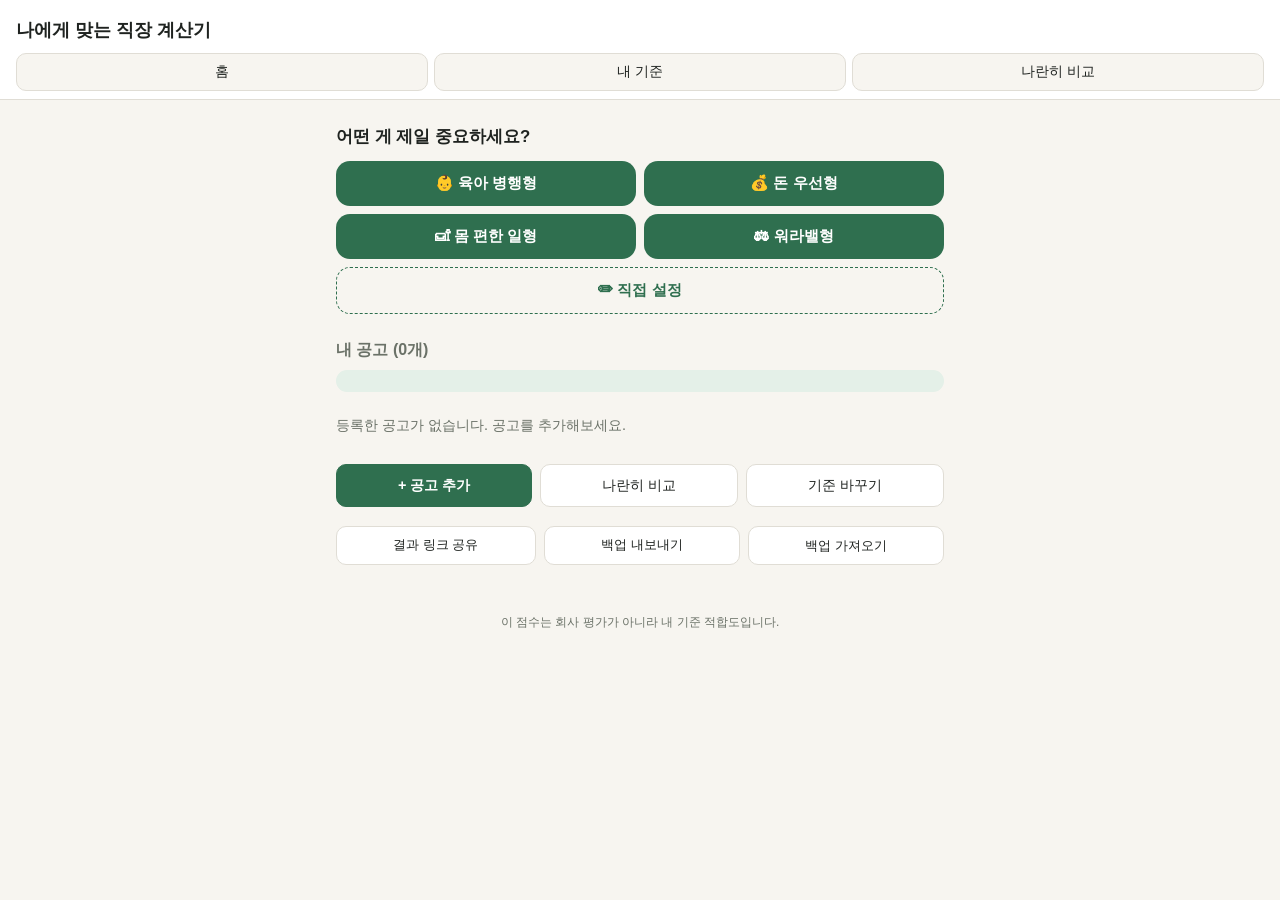
<file: app/index.html>
<!DOCTYPE html>
<html lang="ko">
<head>
<meta charset="UTF-8">
<meta name="viewport" content="width=device-width, initial-scale=1, viewport-fit=cover">
<title>나에게 맞는 직장 계산기</title>
<meta name="theme-color" content="#2f6f4f">
<meta name="description" content="여러 채용공고를 내 우선순위대로 채점해 순위를 매겨주는 계산기. 서버·가입 없이 무료로 사용합니다.">
<link rel="manifest" href="manifest.json">
<link rel="icon" href="data:image/svg+xml,%3Csvg xmlns='http://www.w3.org/2000/svg' viewBox='0 0 100 100'%3E%3Crect width='100' height='100' rx='20' fill='%232f6f4f'/%3E%3Ctext x='50' y='68' font-size='58' text-anchor='middle' fill='white' font-family='sans-serif'%3E%E2%9A%96%3C/text%3E%3C/svg%3E">
<link rel="stylesheet" href="css/style.css">
</head>
<body>

<header class="topbar">
  <h1 data-i18n="app.title"></h1>
  <nav class="topnav">
    <button type="button" data-nav="home" data-i18n="nav.home"></button>
    <button type="button" data-nav="criteria" data-i18n="nav.criteria"></button>
    <button type="button" data-nav="compare" data-i18n="nav.compare"></button>
  </nav>
</header>

<div id="share-banner" class="banner" hidden data-i18n="share.viewOnly"></div>

<main>

  <!-- ① 홈 -->
  <section id="view-home" class="view">
    <p class="question" data-i18n="home.question"></p>
    <div class="template-row">
      <button type="button" class="template-btn" data-template="parenting" data-i18n="template.parenting"></button>
      <button type="button" class="template-btn" data-template="money" data-i18n="template.money"></button>
      <button type="button" class="template-btn" data-template="easy" data-i18n="template.easy"></button>
      <button type="button" class="template-btn" data-template="balance" data-i18n="template.balance"></button>
      <button type="button" class="template-btn ghost" data-template="custom" data-i18n="template.custom"></button>
    </div>

    <h2 id="job-count-label"></h2>
    <p id="explain-text" class="explain"></p>
    <div id="job-list"></div>

    <div class="action-row">
      <button type="button" id="add-job-btn" class="primary" data-i18n="home.addJob"></button>
      <button type="button" data-nav="compare" data-i18n="home.compareBtn"></button>
      <button type="button" data-nav="criteria" data-i18n="home.editCriteria"></button>
    </div>

    <div class="action-row secondary-row">
      <button type="button" id="share-btn" data-i18n="share.link"></button>
      <button type="button" id="backup-export-btn" data-i18n="backup.export"></button>
      <label class="file-label">
        <span data-i18n="backup.import"></span>
        <input type="file" id="backup-import-input" accept="application/json" hidden>
      </label>
    </div>
  </section>

  <!-- ② 내 기준 (중요도 + 필수조건 + 희망값) -->
  <section id="view-criteria" class="view" hidden>
    <h2 data-i18n="criteria.title"></h2>

    <div id="criteria-live-rank" class="live-rank"></div>

    <h3 data-i18n="criteria.weightHeader"></h3>
    <div class="weight-list">
      <!-- 항목당: 라벨 + 네이티브 range 슬라이더(0~5) + 별 표시. 라이브러리 없음. -->
      <div class="weight-row">
        <label data-i18n="weight.pay"></label>
        <input type="range" min="0" max="5" step="1" data-weight="pay">
        <span class="star-label" data-star-label="pay"></span>
      </div>
      <div class="weight-row">
        <label data-i18n="weight.commute"></label>
        <input type="range" min="0" max="5" step="1" data-weight="commute">
        <span class="star-label" data-star-label="commute"></span>
      </div>
      <div class="weight-row">
        <label data-i18n="weight.endTime"></label>
        <input type="range" min="0" max="5" step="1" data-weight="endTime">
        <span class="star-label" data-star-label="endTime"></span>
      </div>
      <div class="weight-row">
        <label data-i18n="weight.startTime"></label>
        <input type="range" min="0" max="5" step="1" data-weight="startTime">
        <span class="star-label" data-star-label="startTime"></span>
      </div>
      <div class="weight-row">
        <label data-i18n="weight.days"></label>
        <input type="range" min="0" max="5" step="1" data-weight="days">
        <span class="star-label" data-star-label="days"></span>
      </div>
      <div class="weight-row">
        <label data-i18n="weight.intensity"></label>
        <input type="range" min="0" max="5" step="1" data-weight="intensity">
        <span class="star-label" data-star-label="intensity"></span>
      </div>
      <div class="weight-row">
        <label data-i18n="weight.stability"></label>
        <input type="range" min="0" max="5" step="1" data-weight="stability">
        <span class="star-label" data-star-label="stability"></span>
      </div>
    </div>

    <h3 data-i18n="criteria.limitHeader"></h3>
    <div class="limit-list">
      <div class="field-row">
        <label for="limit-minPay" data-i18n="limit.minPay"></label>
        <input type="number" id="limit-minPay" min="0" inputmode="numeric" placeholder="—">
        <span data-i18n="unit.manwon"></span>
      </div>
      <div class="field-row">
        <label for="limit-maxEndTime" data-i18n="limit.maxEndTime"></label>
        <input type="time" id="limit-maxEndTime">
      </div>
      <div class="field-row">
        <label for="limit-maxCommute" data-i18n="limit.maxCommute"></label>
        <input type="number" id="limit-maxCommute" min="0" inputmode="numeric" placeholder="—">
        <span data-i18n="unit.min"></span>
      </div>
      <div class="field-row">
        <label for="limit-maxDays" data-i18n="limit.maxDays"></label>
        <input type="number" id="limit-maxDays" min="1" max="7" inputmode="numeric" placeholder="—">
        <span data-i18n="unit.day"></span>
      </div>
    </div>

    <details class="target-details">
      <summary data-i18n="criteria.targetHeader"></summary>
      <div class="field-row">
        <label for="target-commute" data-i18n="target.commute"></label>
        <input type="number" id="target-commute" min="0" inputmode="numeric">
        <span data-i18n="unit.min"></span>
      </div>
      <div class="field-row">
        <label for="target-endTime" data-i18n="target.endTime"></label>
        <input type="time" id="target-endTime">
      </div>
      <div class="field-row">
        <label for="target-startTime" data-i18n="target.startTime"></label>
        <input type="time" id="target-startTime">
      </div>
      <div class="field-row">
        <label for="target-days" data-i18n="target.days"></label>
        <input type="number" id="target-days" min="1" max="7" inputmode="numeric">
        <span data-i18n="unit.day"></span>
      </div>
    </details>

    <div class="action-row">
      <button type="button" id="criteria-save-btn" class="primary" data-i18n="criteria.save"></button>
      <button type="button" data-nav="home" data-i18n="compare.back"></button>
    </div>
  </section>

  <!-- ③ 공고 등록 -->
  <section id="view-jobform" class="view" hidden>
    <h2 data-i18n="job.formTitle"></h2>

    <div class="field-row">
      <label for="jf-name" data-i18n="job.name"></label>
      <input type="text" id="jf-name" maxlength="40">
      <span class="field-error" id="jf-name-err"></span>
    </div>

    <div class="field-row">
      <label for="jf-payAmount" data-i18n="job.pay"></label>
      <input type="number" id="jf-payAmount" min="0" inputmode="numeric">
      <select id="jf-payType">
        <option value="monthly" data-i18n="job.payType.monthly"></option>
        <option value="hourly" data-i18n="job.payType.hourly"></option>
      </select>
      <span class="field-error" id="jf-payAmount-err"></span>
    </div>

    <div class="field-row">
      <label for="jf-start" data-i18n="job.start"></label>
      <input type="time" id="jf-start">
      <span class="field-error" id="jf-start-err"></span>
      <label for="jf-end" data-i18n="job.end"></label>
      <input type="time" id="jf-end">
      <span class="field-error" id="jf-end-err"></span>
    </div>

    <div class="field-row">
      <label for="jf-days" data-i18n="job.days"></label>
      <input type="number" id="jf-days" min="1" max="7" value="5">
      <span data-i18n="unit.day"></span>
    </div>

    <div class="field-row">
      <label for="jf-commute" data-i18n="job.commute"></label>
      <input type="number" id="jf-commute" min="0" inputmode="numeric">
      <span data-i18n="unit.min"></span>
      <span class="field-error" id="jf-commute-err"></span>
    </div>

    <details class="jobform-more">
      <summary data-i18n="job.more"></summary>
      <div class="field-row">
        <label for="jf-break" data-i18n="job.break"></label>
        <input type="number" id="jf-break" min="0" value="0">
        <span data-i18n="unit.min"></span>
      </div>
      <div class="field-row">
        <label for="jf-intensity" data-i18n="job.intensity"></label>
        <select id="jf-intensity"></select>
      </div>
      <div class="field-row">
        <label for="jf-employmentType" data-i18n="job.employmentType"></label>
        <select id="jf-employmentType"></select>
      </div>
      <div class="field-row">
        <label for="jf-insurance" data-i18n="job.insurance"></label>
        <input type="checkbox" id="jf-insurance">
      </div>
    </details>

    <div class="action-row">
      <button type="button" id="jobform-save-btn" class="primary" data-i18n="job.save"></button>
      <button type="button" id="jobform-cancel-btn" data-i18n="job.cancel"></button>
      <button type="button" id="jf-delete" class="danger" hidden data-i18n="job.delete"></button>
    </div>
  </section>

  <!-- ④ 나란히 비교 -->
  <section id="view-compare" class="view" hidden>
    <h2 data-i18n="compare.title"></h2>
    <div id="compare-table-wrap" class="scroll-x"></div>
    <div class="action-row">
      <button type="button" data-nav="home" data-i18n="compare.back"></button>
    </div>
  </section>

</main>

<footer>
  <p data-i18n="app.footer.disclaimer"></p>
</footer>

<script src="js/strings.ko.js"></script>
<script src="js/i18n.js"></script>
<script src="js/score.js"></script>
<script src="js/app.js"></script>
</body>
</html>
</file>
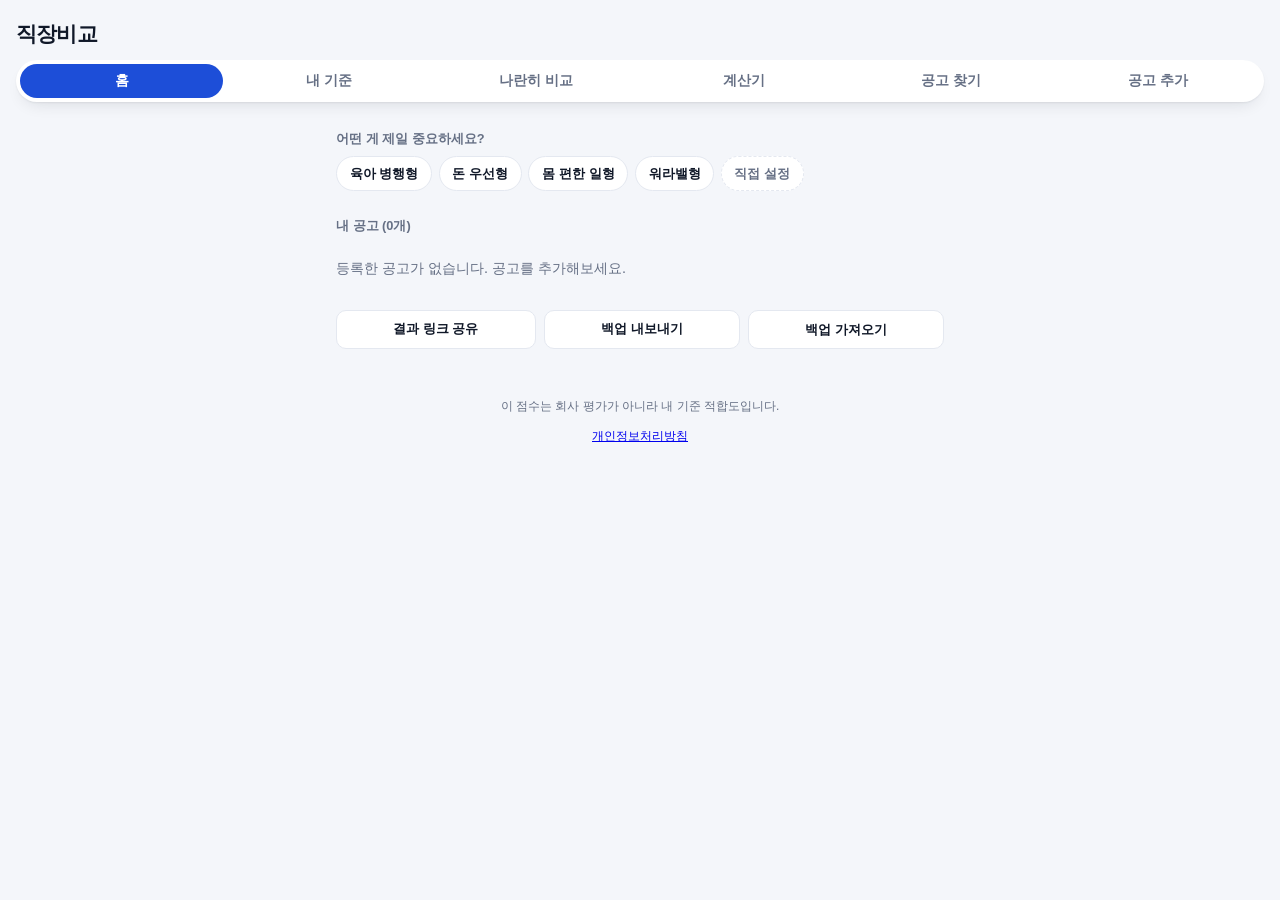
<file: docs/index.html>
<!DOCTYPE html>
<html lang="ko">
<head>
<meta charset="UTF-8">
<meta name="viewport" content="width=device-width, initial-scale=1, viewport-fit=cover">
<title>직장비교 — 채용공고 비교하고 순위 매기기</title>
<meta name="theme-color" content="#1d4ed8">
<meta name="description" content="여러 채용공고를 내 우선순위대로 견줘 순위를 매겨줍니다. 서버·가입 없이 무료로 사용합니다.">
<link rel="manifest" href="manifest.json">
<link rel="icon" href="icon.svg">
<link rel="stylesheet" href="css/style.css">
</head>
<body>

<header class="topbar">
  <h1 data-i18n="app.title"></h1>
  <nav class="topnav">
    <button type="button" data-nav="home" data-i18n="nav.home"></button>
    <button type="button" data-nav="criteria" data-i18n="nav.criteria"></button>
    <button type="button" data-nav="compare" data-i18n="nav.compare"></button>
    <button type="button" data-nav="calculator" data-i18n="nav.calculator"></button>
    <button type="button" data-nav="feed" data-i18n="nav.feed"></button>
    <button type="button" id="add-job-btn" data-i18n="nav.addJob"></button>
  </nav>
</header>

<div id="share-banner" class="banner" hidden data-i18n="share.viewOnly"></div>

<main>

  <!-- ① 홈 -->
  <section id="view-home" class="view">
    <p class="question" data-i18n="home.question"></p>
    <div class="template-row">
      <button type="button" class="template-btn" data-template="parenting" data-i18n="template.parenting"></button>
      <button type="button" class="template-btn" data-template="money" data-i18n="template.money"></button>
      <button type="button" class="template-btn" data-template="easy" data-i18n="template.easy"></button>
      <button type="button" class="template-btn" data-template="balance" data-i18n="template.balance"></button>
      <button type="button" class="template-btn ghost" data-template="custom" data-i18n="template.custom"></button>
    </div>

    <h2 id="job-count-label"></h2>
    <p id="explain-text" class="explain"></p>
    <div id="job-list"></div>

    <div class="action-row secondary-row">
      <button type="button" id="share-btn" data-i18n="share.link"></button>
      <button type="button" id="backup-export-btn" data-i18n="backup.export"></button>
      <label class="file-label">
        <span data-i18n="backup.import"></span>
        <input type="file" id="backup-import-input" accept="application/json" hidden>
      </label>
    </div>
  </section>

  <!-- ② 내 기준 (중요도 + 필수조건 + 희망값) -->
  <section id="view-criteria" class="view" hidden>
    <h2 data-i18n="criteria.title"></h2>

    <div id="criteria-live-rank" class="live-rank"></div>

    <!-- 출퇴근 시간을 일한 시간으로 칠지는 사람마다 생각이 다르다 — 고를 수 있게 둔다. -->
    <div class="option-row">
      <label class="check-label">
        <input type="checkbox" id="opt-includeCommute" checked>
        <span data-i18n="criteria.includeCommute"></span>
      </label>
      <p class="hint" data-i18n="criteria.includeCommute.hint"></p>
    </div>

    <h3 data-i18n="criteria.weightHeader"></h3>
    <div class="weight-list">
      <!-- 항목당: 라벨 + 네이티브 range 슬라이더(0~5) + 별 표시. 라이브러리 없음. -->
      <div class="weight-row">
        <label for="w-pay" data-i18n="weight.pay"></label>
        <input type="range" id="w-pay" min="0" max="5" step="1" data-weight="pay">
        <span class="star-label" data-star-label="pay"></span>
      </div>
      <div class="weight-row">
        <label for="w-commute" data-i18n="weight.commute"></label>
        <input type="range" id="w-commute" min="0" max="5" step="1" data-weight="commute">
        <span class="star-label" data-star-label="commute"></span>
      </div>
      <div class="weight-row">
        <label for="w-endTime" data-i18n="weight.endTime"></label>
        <input type="range" id="w-endTime" min="0" max="5" step="1" data-weight="endTime">
        <span class="star-label" data-star-label="endTime"></span>
      </div>
      <div class="weight-row">
        <label for="w-startTime" data-i18n="weight.startTime"></label>
        <input type="range" id="w-startTime" min="0" max="5" step="1" data-weight="startTime">
        <span class="star-label" data-star-label="startTime"></span>
      </div>
      <div class="weight-row">
        <label for="w-days" data-i18n="weight.days"></label>
        <input type="range" id="w-days" min="0" max="5" step="1" data-weight="days">
        <span class="star-label" data-star-label="days"></span>
      </div>
      <div class="weight-row">
        <label for="w-intensity" data-i18n="weight.intensity"></label>
        <input type="range" id="w-intensity" min="0" max="5" step="1" data-weight="intensity">
        <span class="star-label" data-star-label="intensity"></span>
      </div>
      <div class="weight-row">
        <label for="w-stability" data-i18n="weight.stability"></label>
        <input type="range" id="w-stability" min="0" max="5" step="1" data-weight="stability">
        <span class="star-label" data-star-label="stability"></span>
      </div>
    </div>

    <h3 data-i18n="criteria.limitHeader"></h3>
    <div class="limit-list">
      <div class="field-row">
        <label for="limit-minPay" data-i18n="limit.minPay"></label>
        <input type="number" id="limit-minPay" min="0" inputmode="numeric" placeholder="—">
        <span data-i18n="unit.manwon"></span>
      </div>
      <div class="field-row">
        <label for="limit-maxEndTime" data-i18n="limit.maxEndTime"></label>
        <input type="time" id="limit-maxEndTime">
      </div>
      <div class="field-row">
        <label for="limit-maxCommute" data-i18n="limit.maxCommute"></label>
        <input type="number" id="limit-maxCommute" min="0" inputmode="numeric" placeholder="—">
        <span data-i18n="unit.min"></span>
      </div>
      <div class="field-row">
        <label for="limit-maxDays" data-i18n="limit.maxDays"></label>
        <input type="number" id="limit-maxDays" min="1" max="7" inputmode="numeric" placeholder="—">
        <span data-i18n="unit.day"></span>
      </div>
    </div>

    <details class="target-details">
      <summary data-i18n="criteria.targetHeader"></summary>
      <div class="field-row">
        <label for="target-commute" data-i18n="target.commute"></label>
        <input type="number" id="target-commute" min="0" inputmode="numeric">
        <span data-i18n="unit.min"></span>
      </div>
      <div class="field-row">
        <label for="target-endTime" data-i18n="target.endTime"></label>
        <input type="time" id="target-endTime">
      </div>
      <div class="field-row">
        <label for="target-startTime" data-i18n="target.startTime"></label>
        <input type="time" id="target-startTime">
      </div>
      <div class="field-row">
        <label for="target-days" data-i18n="target.days"></label>
        <input type="number" id="target-days" min="1" max="7" inputmode="numeric">
        <span data-i18n="unit.day"></span>
      </div>
    </details>

    <div class="action-row">
      <button type="button" id="criteria-save-btn" class="primary" data-i18n="criteria.save"></button>
      <button type="button" data-nav="home" data-i18n="compare.back"></button>
    </div>
  </section>

  <!-- ③ 공고 등록 -->
  <section id="view-jobform" class="view" hidden>
    <h2 data-i18n="job.formTitle"></h2>

    <details class="copy-help">
      <summary data-i18n="job.shareHelp.summary"></summary>
      <p data-i18n="job.shareHelp.intro"></p>
      <ol>
        <li data-i18n="job.shareHelp.step1"></li>
        <li data-i18n="job.shareHelp.step2"></li>
        <li data-i18n="job.shareHelp.step3"></li>
      </ol>
      <p data-i18n="job.shareHelp.note"></p>
    </details>

    <details class="copy-help">
      <summary data-i18n="job.copyHelp.summary"></summary>
      <p data-i18n="job.copyHelp.intro"></p>
      <p class="copy-help-method" data-i18n="job.copyHelp.method1Title"></p>
      <ol>
        <li data-i18n="job.copyHelp.step1"></li>
        <li data-i18n="job.copyHelp.step2"></li>
        <li data-i18n="job.copyHelp.step3"></li>
      </ol>
      <p class="copy-help-method" data-i18n="job.copyHelp.method2Title"></p>
      <ol>
        <li data-i18n="job.copyHelp.step4"></li>
        <li data-i18n="job.copyHelp.step5"></li>
      </ol>
      <p data-i18n="job.copyHelp.fallback"></p>
    </details>

    <div class="paste-box">
      <label for="jf-paste" data-i18n="job.paste.label"></label>
      <textarea id="jf-paste" rows="3" data-i18n-placeholder="job.paste.placeholder"></textarea>
      <button type="button" id="jf-paste-apply" data-i18n="job.paste.apply"></button>
      <p id="jf-paste-result" class="paste-result"></p>
    </div>

    <div class="field-row">
      <label for="jf-name" data-i18n="job.name"></label>
      <input type="text" id="jf-name" maxlength="40">
      <span class="field-error" id="jf-name-err"></span>
    </div>

    <div class="field-row">
      <label for="jf-payAmount" data-i18n="job.pay"></label>
      <input type="number" id="jf-payAmount" min="0" inputmode="numeric">
      <span id="jf-payUnit"></span>
      <select id="jf-payType">
        <option value="monthly" data-i18n="job.payType.monthly"></option>
        <option value="hourly" data-i18n="job.payType.hourly"></option>
        <option value="daily" data-i18n="job.payType.daily"></option>
      </select>
      <span class="field-error" id="jf-payAmount-err"></span>
    </div>

    <div class="field-row">
      <label for="jf-start" data-i18n="job.start"></label>
      <input type="time" id="jf-start">
      <span class="field-error" id="jf-start-err"></span>
      <label for="jf-end" data-i18n="job.end"></label>
      <input type="time" id="jf-end">
      <span class="field-error" id="jf-end-err"></span>
    </div>

    <div class="field-row">
      <label for="jf-days" data-i18n="job.days"></label>
      <input type="number" id="jf-days" min="1" max="7" value="5">
      <span data-i18n="unit.day"></span>
    </div>

    <div class="field-row">
      <label for="jf-commute" data-i18n="job.commute"></label>
      <input type="number" id="jf-commute" min="0" inputmode="numeric">
      <span data-i18n="unit.min"></span>
      <span class="field-error" id="jf-commute-err"></span>
    </div>

    <details class="jobform-more">
      <summary data-i18n="job.more"></summary>
      <div class="field-row">
        <label for="jf-break" data-i18n="job.break"></label>
        <input type="number" id="jf-break" min="0" placeholder="0">
        <span data-i18n="unit.min"></span>
      </div>
      <div class="field-row">
        <label for="jf-intensity" data-i18n="job.intensity"></label>
        <select id="jf-intensity"></select>
      </div>
      <div class="field-row">
        <label for="jf-employmentType" data-i18n="job.employmentType"></label>
        <select id="jf-employmentType"></select>
      </div>
      <div class="field-row">
        <label for="jf-insurance" data-i18n="job.insurance"></label>
        <input type="checkbox" id="jf-insurance">
      </div>
      <div class="field-row">
        <label for="jf-weekendWork" data-i18n="job.weekendWork"></label>
        <input type="checkbox" id="jf-weekendWork">
      </div>
    </details>

    <div class="action-row">
      <button type="button" id="jobform-save-btn" class="primary" data-i18n="job.save"></button>
      <button type="button" id="jobform-cancel-btn" data-i18n="job.cancel"></button>
      <button type="button" id="jf-delete" class="danger" hidden data-i18n="job.delete"></button>
    </div>
  </section>

  <!-- ④ 나란히 비교 -->
  <section id="view-compare" class="view" hidden>
    <h2 data-i18n="compare.title"></h2>
    <p id="compare-scroll-hint" class="hint" hidden data-i18n="compare.scrollHint"></p>
    <div id="compare-table-wrap" class="scroll-x"></div>
    <div class="action-row">
      <button type="button" data-nav="home" data-i18n="compare.back"></button>
    </div>
  </section>

  <!-- ⑤ 임금계산기 -->
  <section id="view-calculator" class="view" hidden>
    <h2 data-i18n="calc.title"></h2>

    <div class="field-row">
      <label for="calc-type" data-i18n="calc.type"></label>
      <select id="calc-type">
        <option value="hourly" data-i18n="job.payType.hourly"></option>
        <option value="daily" data-i18n="job.payType.daily"></option>
        <option value="monthly" selected data-i18n="job.payType.monthly"></option>
        <option value="annual" data-i18n="calc.payType.annual"></option>
      </select>
    </div>
    <div class="field-row">
      <label for="calc-amount" data-i18n="calc.amount"></label>
      <input type="number" id="calc-amount" min="0" inputmode="numeric">
      <span id="calc-amount-unit"></span>
      <span class="field-error" id="calc-amount-err"></span>
    </div>
    <div class="field-row">
      <label for="calc-hoursPerDay" data-i18n="calc.hoursPerDay"></label>
      <input type="number" id="calc-hoursPerDay" min="0" max="24" step="0.5" value="8">
      <span data-i18n="unit.hour"></span>
    </div>
    <div class="field-row">
      <label for="calc-daysPerWeek" data-i18n="calc.daysPerWeek"></label>
      <input type="number" id="calc-daysPerWeek" min="0" max="7" step="1" value="5">
      <span data-i18n="unit.day"></span>
    </div>
    <div class="field-row">
      <label for="calc-otHours" data-i18n="calc.otHours"></label>
      <input type="number" id="calc-otHours" min="0" step="0.5" value="0">
      <span data-i18n="unit.hour"></span>
    </div>
    <div class="field-row">
      <label for="calc-holHoursPerDay" data-i18n="calc.holHoursPerDay"></label>
      <input type="number" id="calc-holHoursPerDay" min="0" max="24" step="0.5" value="0">
      <span data-i18n="unit.hour"></span>
    </div>
    <div class="field-row">
      <label for="calc-holDays" data-i18n="calc.holDays"></label>
      <input type="number" id="calc-holDays" min="0" step="1" value="0">
      <span data-i18n="unit.day"></span>
    </div>
    <div class="field-row">
      <label for="calc-dependents" data-i18n="calc.dependents"></label>
      <input type="number" id="calc-dependents" min="1" step="1" value="1">
    </div>
    <div class="field-row">
      <label for="calc-taxFree" data-i18n="calc.taxFree"></label>
      <input type="number" id="calc-taxFree" min="0" step="10000" value="200000">
      <span data-i18n="unit.won"></span>
    </div>

    <div class="action-row">
      <button type="button" id="calc-submit-btn" class="primary" data-i18n="calc.submit"></button>
    </div>

    <div id="calc-result" class="calc-result" hidden></div>
    <p class="hint" data-i18n="calc.hint"></p>
  </section>

  <!-- ⑥ 공고 찾기 (공공기관 채용공고 둘러보기 → 비교에 담기) -->
  <section id="view-feed" class="view" hidden>
    <h2 data-i18n="feed.title"></h2>
    <p class="hint" data-i18n="feed.intro"></p>

    <div class="field-row">
      <label for="feed-sido" data-i18n="feed.region"></label>
      <select id="feed-sido"></select>
    </div>

    <div id="feed-list"></div>
    <p id="feed-source" class="hint"></p>
  </section>

</main>

<footer>
  <p data-i18n="app.footer.disclaimer"></p>
  <p><a href="privacy.html" data-i18n="app.footer.privacy"></a></p>
</footer>

<script src="js/strings.ko.js"></script>
<script src="js/i18n.js"></script>
<script src="js/score.js"></script>
<script src="js/wageCalc.js"></script>
<script src="js/shareParse.js"></script>
<script src="js/feedImport.js"></script>
<script src="js/app.js"></script>
</body>
</html>
</file>
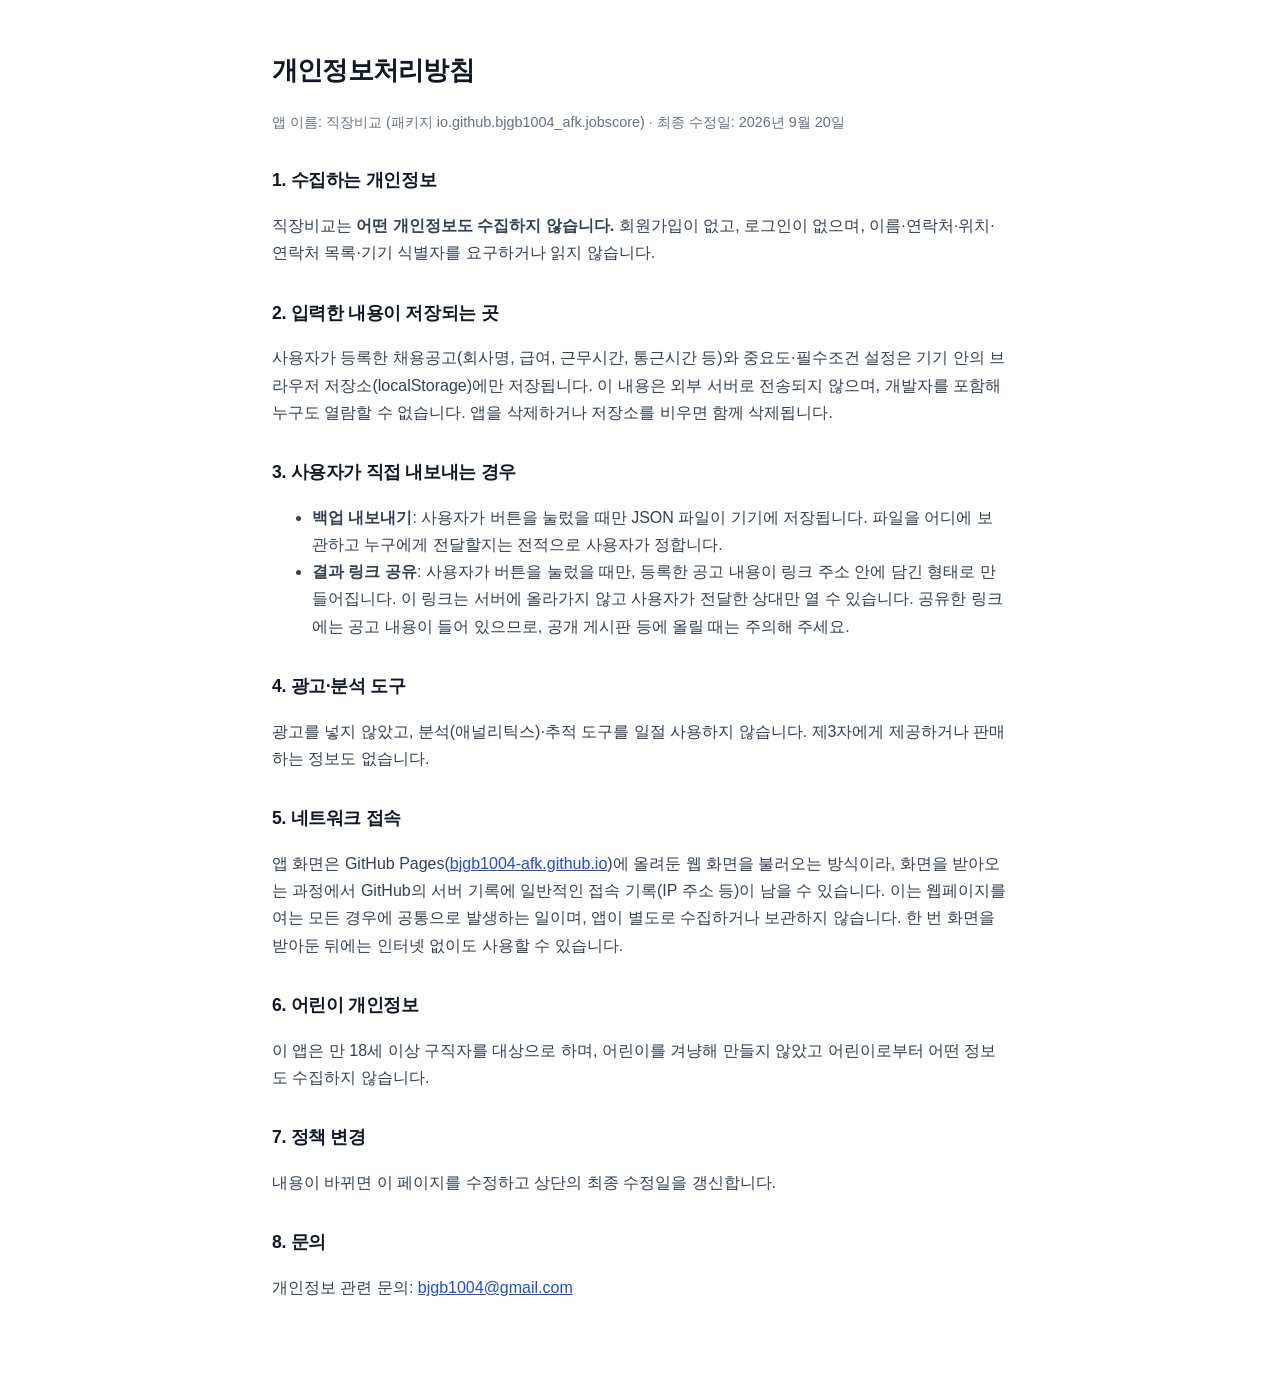
<file: docs/privacy.html>
<!DOCTYPE html>
<html lang="ko">
<head>
<meta charset="UTF-8">
<meta name="viewport" content="width=device-width, initial-scale=1">
<title>개인정보처리방침 — 직장비교</title>
<style>
  body {
    margin: 0 auto; padding: 2rem 1.2rem 4rem; max-width: 46rem;
    font-family: -apple-system, BlinkMacSystemFont, "Apple SD Gothic Neo", "Malgun Gothic", sans-serif;
    line-height: 1.7; color: #101828; background: #ffffff;
  }
  h1 { font-size: 1.6rem; letter-spacing: -0.03em; }
  h2 { font-size: 1.1rem; margin-top: 2rem; letter-spacing: -0.02em; }
  p, li { color: #344054; }
  .updated { color: #667085; font-size: 0.9rem; }
  a { color: #1d4ed8; }
</style>
</head>
<body>
<h1>개인정보처리방침</h1>
<p class="updated">앱 이름: 직장비교 (패키지 io.github.bjgb1004_afk.jobscore) · 최종 수정일: 2026년 9월 20일</p>

<h2>1. 수집하는 개인정보</h2>
<p>직장비교는 <strong>어떤 개인정보도 수집하지 않습니다.</strong> 회원가입이 없고, 로그인이 없으며, 이름·연락처·위치·연락처 목록·기기 식별자를 요구하거나 읽지 않습니다.</p>

<h2>2. 입력한 내용이 저장되는 곳</h2>
<p>사용자가 등록한 채용공고(회사명, 급여, 근무시간, 통근시간 등)와 중요도·필수조건 설정은 기기 안의 브라우저 저장소(localStorage)에만 저장됩니다. 이 내용은 외부 서버로 전송되지 않으며, 개발자를 포함해 누구도 열람할 수 없습니다. 앱을 삭제하거나 저장소를 비우면 함께 삭제됩니다.</p>

<h2>3. 사용자가 직접 내보내는 경우</h2>
<ul>
  <li><strong>백업 내보내기</strong>: 사용자가 버튼을 눌렀을 때만 JSON 파일이 기기에 저장됩니다. 파일을 어디에 보관하고 누구에게 전달할지는 전적으로 사용자가 정합니다.</li>
  <li><strong>결과 링크 공유</strong>: 사용자가 버튼을 눌렀을 때만, 등록한 공고 내용이 링크 주소 안에 담긴 형태로 만들어집니다. 이 링크는 서버에 올라가지 않고 사용자가 전달한 상대만 열 수 있습니다. 공유한 링크에는 공고 내용이 들어 있으므로, 공개 게시판 등에 올릴 때는 주의해 주세요.</li>
</ul>

<h2>4. 광고·분석 도구</h2>
<p>광고를 넣지 않았고, 분석(애널리틱스)·추적 도구를 일절 사용하지 않습니다. 제3자에게 제공하거나 판매하는 정보도 없습니다.</p>

<h2>5. 네트워크 접속</h2>
<p>앱 화면은 GitHub Pages(<a href="https://bjgb1004-afk.github.io/jobscale/">bjgb1004-afk.github.io</a>)에 올려둔 웹 화면을 불러오는 방식이라, 화면을 받아오는 과정에서 GitHub의 서버 기록에 일반적인 접속 기록(IP 주소 등)이 남을 수 있습니다. 이는 웹페이지를 여는 모든 경우에 공통으로 발생하는 일이며, 앱이 별도로 수집하거나 보관하지 않습니다. 한 번 화면을 받아둔 뒤에는 인터넷 없이도 사용할 수 있습니다.</p>

<h2>6. 어린이 개인정보</h2>
<p>이 앱은 만 18세 이상 구직자를 대상으로 하며, 어린이를 겨냥해 만들지 않았고 어린이로부터 어떤 정보도 수집하지 않습니다.</p>

<h2>7. 정책 변경</h2>
<p>내용이 바뀌면 이 페이지를 수정하고 상단의 최종 수정일을 갱신합니다.</p>

<h2>8. 문의</h2>
<p>개인정보 관련 문의: <a href="mailto:bjgb1004@gmail.com">bjgb1004@gmail.com</a></p>
</body>
</html>
</file>
<file: app/css/style.css>
:root {
  --bg: #f7f5f0;
  --surface: #ffffff;
  --text: #1f2320;
  --muted: #6b7268;
  --accent: #2f6f4f;
  --accent-weak: #e4f0e8;
  --border: #e0ddd5;
  --danger: #b3432b;
  --radius: 14px;
}
@media (prefers-color-scheme: dark) {
  :root {
    --bg: #14171a;
    --surface: #1e2225;
    --text: #eef0ec;
    --muted: #9aa39c;
    --accent: #59b585;
    --accent-weak: #1f3327;
    --border: #2c3134;
    --danger: #e07a5f;
  }
}

* { box-sizing: border-box; }
body {
  margin: 0;
  background: var(--bg);
  color: var(--text);
  font-family: -apple-system, BlinkMacSystemFont, "Apple SD Gothic Neo", "Malgun Gothic", sans-serif;
  line-height: 1.5;
  padding-bottom: 3rem;
}

.topbar {
  background: var(--surface);
  border-bottom: 1px solid var(--border);
  padding: 1rem 1rem 0.5rem;
  position: sticky;
  top: 0;
  z-index: 10;
}
.topbar h1 { font-size: 1.15rem; margin: 0 0 0.6rem; }
.topnav { display: flex; gap: 0.4rem; }
.topnav button {
  flex: 1;
  padding: 0.55rem 0.4rem;
  border: 1px solid var(--border);
  background: var(--bg);
  border-radius: 10px;
  font-size: 0.85rem;
  color: var(--text);
}

.banner {
  background: var(--accent-weak);
  color: var(--accent);
  text-align: center;
  padding: 0.5rem;
  font-size: 0.85rem;
}

main { max-width: 640px; margin: 0 auto; padding: 1rem; }

.question { font-size: 1.05rem; font-weight: 600; margin: 0.5rem 0 0.75rem; }

.template-row { display: flex; flex-wrap: wrap; gap: 0.5rem; margin-bottom: 1.5rem; }
.template-btn {
  flex: 1 1 45%;
  padding: 0.75rem 0.5rem;
  border: none;
  border-radius: var(--radius);
  background: var(--accent);
  color: #fff;
  font-size: 0.95rem;
  font-weight: 600;
}
.template-btn.ghost {
  flex-basis: 100%;
  background: transparent;
  color: var(--accent);
  border: 1px dashed var(--accent);
}

h2 { font-size: 1rem; color: var(--muted); margin: 1.2rem 0 0.5rem; }
h3 { font-size: 0.9rem; color: var(--muted); margin: 1.2rem 0 0.4rem; }

.explain {
  background: var(--accent-weak);
  color: var(--text);
  padding: 0.7rem 0.9rem;
  border-radius: var(--radius);
  font-size: 0.9rem;
  margin: 0 0 0.75rem;
}

.job-cards { list-style: none; margin: 0; padding: 0; display: flex; flex-direction: column; gap: 0.5rem; }
.job-card {
  background: var(--surface);
  border: 1px solid var(--border);
  border-radius: var(--radius);
  padding: 0.75rem 0.9rem;
  display: grid;
  grid-template-columns: auto 1fr auto;
  grid-template-areas: "medal name score" "medal name wage";
  column-gap: 0.6rem;
  cursor: pointer;
}
.medal { grid-area: medal; font-size: 1.3rem; align-self: center; }
.job-name { grid-area: name; font-weight: 600; align-self: end; }
.job-score { grid-area: score; color: var(--accent); font-weight: 700; }
.job-wage { grid-area: wage; color: var(--muted); font-size: 0.8rem; }

.job-cards.rejected { margin-top: 0.75rem; opacity: 0.65; }
.rejected-card { display: flex; flex-direction: column; gap: 0.15rem; cursor: default; }
.reject-label { color: var(--danger); font-weight: 700; font-size: 0.8rem; }
.reject-reason { color: var(--muted); font-size: 0.8rem; }

.empty, .notice, .hint { color: var(--muted); font-size: 0.9rem; padding: 0.5rem 0; }
.notice { color: var(--danger); }

.action-row { display: flex; flex-wrap: wrap; gap: 0.5rem; margin-top: 1.2rem; }
.action-row button {
  flex: 1 1 auto;
  padding: 0.7rem 0.9rem;
  border-radius: 10px;
  border: 1px solid var(--border);
  background: var(--surface);
  color: var(--text);
  font-size: 0.9rem;
}
.action-row button.primary { background: var(--accent); color: #fff; border-color: var(--accent); font-weight: 700; }
.action-row button.danger { background: transparent; color: var(--danger); border-color: var(--danger); }
.secondary-row button, .secondary-row .file-label { font-size: 0.8rem; padding: 0.55rem 0.7rem; }
.file-label {
  flex: 1 1 auto;
  display: flex; align-items: center; justify-content: center;
  border: 1px solid var(--border); border-radius: 10px; background: var(--surface);
  font-size: 0.8rem; cursor: pointer;
}

.live-rank { background: var(--accent-weak); border-radius: var(--radius); padding: 0.6rem 0.8rem; margin-bottom: 0.75rem; }
.live-rank-row { display: flex; justify-content: space-between; font-size: 0.85rem; padding: 0.15rem 0; }

.weight-list, .limit-list { display: flex; flex-direction: column; gap: 0.6rem; }
.weight-row { display: grid; grid-template-columns: 5.5rem 1fr 4rem; align-items: center; gap: 0.5rem; }
.weight-row label { font-size: 0.85rem; }
.weight-row input[type="range"] { width: 100%; accent-color: var(--accent); }
.star-label { color: var(--accent); text-align: right; font-size: 0.9rem; letter-spacing: 1px; }

.field-row { display: flex; flex-wrap: wrap; align-items: center; gap: 0.4rem; margin-bottom: 0.5rem; }
.field-row label { flex: 1 1 100%; font-size: 0.8rem; color: var(--muted); }
.field-row input, .field-row select {
  flex: 1 1 auto;
  padding: 0.55rem 0.6rem;
  border: 1px solid var(--border);
  border-radius: 8px;
  background: var(--surface);
  color: var(--text);
  font-size: 0.95rem;
  min-width: 0;
}
.field-row span:not(.field-error) { font-size: 0.8rem; color: var(--muted); }
.field-error { flex-basis: 100%; color: var(--danger); font-size: 0.78rem; }

details.target-details, details.jobform-more {
  border: 1px solid var(--border); border-radius: var(--radius);
  padding: 0.6rem 0.8rem; margin-top: 0.8rem; background: var(--surface);
}
details summary { cursor: pointer; font-size: 0.88rem; color: var(--accent); font-weight: 600; }
details[open] summary { margin-bottom: 0.6rem; }

.scroll-x { overflow-x: auto; -webkit-overflow-scrolling: touch; }
.compare-table { border-collapse: collapse; width: 100%; min-width: 480px; font-size: 0.85rem; }
.compare-table th, .compare-table td { border-bottom: 1px solid var(--border); padding: 0.5rem 0.6rem; text-align: center; white-space: nowrap; }
.compare-table thead th { color: var(--muted); font-weight: 700; }
.compare-table tbody th { text-align: left; color: var(--muted); font-weight: 500; }
.compare-table .total-row th, .compare-table .total-row td { font-weight: 700; color: var(--accent); }
.bar { background: var(--accent-weak); border-radius: 6px; height: 6px; margin-bottom: 3px; overflow: hidden; }
.bar-fill { background: var(--accent); height: 100%; }

footer { max-width: 640px; margin: 2rem auto 0; padding: 0 1rem; text-align: center; color: var(--muted); font-size: 0.75rem; }

@media (min-width: 500px) {
  .weight-row { grid-template-columns: 7rem 1fr 5rem; }
}
</file>
<file: docs/css/style.css>
:root {
  --bg: #f4f6fa;
  --surface: #ffffff;
  --text: #101828;
  --muted: #667085;
  --accent: #1d4ed8;
  --accent-weak: #eaf0fe;
  --border: #e4e8f0;
  --danger: #d92d20;
  --hero-from: #1d4ed8;
  --hero-to: #1b3a9e;
  --hero-ink: #ffffff;
  --hero-ink-weak: rgba(255, 255, 255, 0.82);
  --radius: 16px;
  --radius-sm: 10px;
  --shadow: 0 1px 2px rgba(16, 24, 40, 0.06), 0 8px 18px -9px rgba(16, 24, 40, 0.16);
  --shadow-hero: 0 12px 26px -11px rgba(29, 78, 216, 0.6);
}
@media (prefers-color-scheme: dark) {
  :root {
    --bg: #0e1116;
    --surface: #181d25;
    --text: #e8ecf2;
    --muted: #94a1b5;
    --accent: #7ca0ff;
    --accent-weak: #18243d;
    --border: #262e3a;
    --danger: #f07267;
    --hero-from: #2c5ce0;
    --hero-to: #1a2f6b;
    --shadow: 0 1px 2px rgba(0, 0, 0, 0.5), 0 8px 18px -9px rgba(0, 0, 0, 0.8);
    --shadow-hero: 0 12px 26px -11px rgba(0, 0, 0, 0.7);
  }
}

* { box-sizing: border-box; }
body {
  margin: 0;
  background: var(--bg);
  color: var(--text);
  font-family: -apple-system, BlinkMacSystemFont, "Apple SD Gothic Neo", "Malgun Gothic", sans-serif;
  line-height: 1.5;
  /* viewport-fit=cover라 Android 15 edge-to-edge에서 내용이 제스처바 뒤로 들어간다 */
  padding-bottom: calc(3rem + env(safe-area-inset-bottom));
}

.topbar {
  background: var(--bg);
  padding: calc(1.1rem + env(safe-area-inset-top)) 1rem 0.7rem;
  position: sticky;
  top: 0;
  z-index: 10;
}
.topbar h1 { font-size: 1.3rem; font-weight: 900; letter-spacing: -0.04em; margin: 0 0 0.7rem; }
/* 세그먼트 pill 하나 안에 4개 — 버튼 4개가 각자 테두리를 갖는 것보다 조용하다. */
.topnav {
  display: flex;
  gap: 0.25rem;
  background: var(--surface);
  border-radius: 999px;
  padding: 0.25rem;
  box-shadow: var(--shadow);
}
.topnav button {
  flex: 1;
  padding: 0.5rem 0.3rem;
  border: none;
  background: transparent;
  border-radius: 999px;
  font-size: 0.85rem;
  font-weight: 600;
  color: var(--muted);
  cursor: pointer;
  white-space: nowrap;
}
.topnav button.active { background: var(--accent); color: #fff; }

.banner {
  background: var(--accent-weak);
  color: var(--accent);
  text-align: center;
  padding: 0.5rem;
  font-size: 0.85rem;
}

main { max-width: 640px; margin: 0 auto; padding: 1rem; }

/* 기준 템플릿은 한 번 고르고 마는 것 — 점수·순위보다 커 보이면 안 된다. 칩으로 낮춘다. */
.question { font-size: 0.8rem; font-weight: 600; color: var(--muted); margin: 0 0 0.5rem; }

.template-row { display: flex; flex-wrap: wrap; gap: 0.4rem; margin-bottom: 1.6rem; }
.template-btn {
  padding: 0.45rem 0.8rem;
  border: 1px solid var(--border);
  border-radius: 999px;
  background: var(--surface);
  color: var(--text);
  font-size: 0.83rem;
  font-weight: 600;
  cursor: pointer;
}
.template-btn.ghost { border-style: dashed; color: var(--muted); }
.template-btn.active {
  background: var(--accent);
  border-color: var(--accent);
  color: #fff;
}

h2 { font-size: 0.8rem; color: var(--muted); font-weight: 600; margin: 1.4rem 0 0.6rem; }
h3 { font-size: 0.8rem; color: var(--muted); font-weight: 600; margin: 1.4rem 0 0.4rem; }

.explain:empty { display: none; } /* 공고가 없을 땐 빈 박스만 남아서 숨긴다 */
.explain {
  color: var(--muted);
  font-size: 0.88rem;
  line-height: 1.6;
  margin: 0 0 0.9rem;
}

.job-cards { list-style: none; margin: 0; padding: 0; display: flex; flex-direction: column; gap: 0.6rem; }
.job-card {
  background: var(--surface);
  border-radius: var(--radius);
  box-shadow: var(--shadow);
  padding: 0.9rem;
  display: grid;
  grid-template-columns: auto 1fr auto;
  grid-template-areas: "rank main del";
  column-gap: 0.65rem;
  align-items: start;
  cursor: pointer;
}
/* 1위만 짙은 카드. 색이 곧 "가장 잘 맞는 것"이라는 뜻이 된다. */
.job-card.hero {
  grid-template-areas: "rank rank del" "main main main";
  row-gap: 0.55rem;
  background: linear-gradient(145deg, var(--hero-from), var(--hero-to));
  color: var(--hero-ink);
  box-shadow: var(--shadow-hero);
}
.job-rank {
  grid-area: rank;
  font-size: 0.78rem;
  font-weight: 800;
  color: var(--muted);
  font-variant-numeric: tabular-nums;
  padding-top: 0.15rem;
  min-width: 1rem;
}
.job-card.hero .job-rank { color: var(--hero-ink-weak); letter-spacing: 0.06em; padding-top: 0; }
.job-main { grid-area: main; min-width: 0; }
.job-name {
  display: -webkit-box; -webkit-line-clamp: 2; -webkit-box-orient: vertical; overflow: hidden;
  font-size: 0.95rem; font-weight: 700; line-height: 1.4;
}
.job-card.hero .job-name { font-size: 1.05rem; font-weight: 800; }
.job-foot {
  display: flex; align-items: flex-end; justify-content: space-between;
  gap: 0.6rem; margin-top: 0.55rem;
}
.job-wage { color: var(--muted); font-size: 0.78rem; font-variant-numeric: tabular-nums; }
.job-score {
  font-size: 1.5rem; font-weight: 900; letter-spacing: -0.05em; line-height: 0.95;
  font-variant-numeric: tabular-nums; white-space: nowrap; flex-shrink: 0;
}
.job-card.hero .job-score { font-size: 2rem; }
.job-card.hero .job-wage { color: var(--hero-ink-weak); }
.job-score i { font-style: normal; font-size: 0.72rem; font-weight: 700; color: var(--muted); margin-left: 0.12rem; }
.job-card.hero .job-score i { color: var(--hero-ink-weak); }
.job-source-link { display: inline-block; margin-top: 0.45rem; font-size: 0.78rem; color: var(--accent); }
.job-card.hero .job-source-link { color: var(--hero-ink-weak); }
.job-card .job-delete-btn { grid-area: del; }

.job-cards.rejected { margin-top: 0.9rem; }
.rejected-card {
  position: relative; display: flex; flex-direction: column; gap: 0.2rem;
  cursor: default; padding-right: 2.4rem; box-shadow: none;
  border: 1px solid var(--border); background: transparent;
}
.reject-label { color: var(--danger); font-weight: 800; font-size: 0.75rem; }
.reject-reason { color: var(--muted); font-size: 0.8rem; }
.reject-delete-btn, .job-delete-btn {
  width: 1.7rem; height: 1.7rem; border-radius: 50%;
  border: 1px solid var(--border); background: var(--surface);
  color: var(--muted); font-size: 0.85rem; line-height: 1; cursor: pointer;
  flex-shrink: 0;
}
.job-card.hero .job-delete-btn {
  border-color: rgba(255, 255, 255, 0.35); background: rgba(255, 255, 255, 0.12); color: #fff;
}
.reject-delete-btn { position: absolute; top: 0.55rem; right: 0.6rem; }
.reject-delete-btn:hover, .job-delete-btn:hover { color: var(--danger); border-color: var(--danger); }

.empty, .notice, .hint { color: var(--muted); font-size: 0.9rem; padding: 0.5rem 0; }
.notice { color: var(--danger); }

.action-row { display: flex; flex-wrap: wrap; gap: 0.5rem; margin-top: 1.4rem; }
.action-row button {
  flex: 1 1 auto;
  padding: 0.75rem 0.9rem;
  border-radius: var(--radius-sm);
  border: 1px solid var(--border);
  background: var(--surface);
  color: var(--text);
  font-size: 0.9rem;
  font-weight: 600;
  cursor: pointer;
}
.action-row button.primary { background: var(--accent); color: #fff; border-color: var(--accent); font-weight: 800; }
.action-row button.danger { background: transparent; color: var(--danger); border-color: var(--danger); }
.secondary-row button, .secondary-row .file-label { font-size: 0.8rem; padding: 0.55rem 0.7rem; font-weight: 600; }
.file-label {
  flex: 1 1 auto;
  display: flex; align-items: center; justify-content: center;
  border: 1px solid var(--border); border-radius: var(--radius-sm); background: var(--surface);
  font-size: 0.8rem; cursor: pointer;
}

.live-rank {
  background: var(--surface); border-radius: var(--radius); box-shadow: var(--shadow);
  padding: 0.5rem 0.8rem; margin-bottom: 1rem;
}
.live-rank-row {
  display: flex; align-items: center; justify-content: space-between; gap: 0.5rem;
  font-size: 0.85rem; padding: 0.4rem 0;
}
.live-rank-row + .live-rank-row { border-top: 1px solid var(--border); }
.live-rank-row > span:first-child { flex: 1 1 auto; min-width: 0; overflow: hidden; text-overflow: ellipsis; white-space: nowrap; }
/* 이름이 길면 점수가 "92"/"점"으로 세로로 쪼개진다 — 점수 쪽을 줄이지 못하게 막는다. */
.live-rank-score { font-weight: 800; font-variant-numeric: tabular-nums; white-space: nowrap; flex-shrink: 0; }

.weight-list, .limit-list { display: flex; flex-direction: column; gap: 0.6rem; }
.weight-row { display: grid; grid-template-columns: 5.5rem 1fr 4rem; align-items: center; gap: 0.5rem; }
.weight-row label { font-size: 0.85rem; }
.weight-row input[type="range"] { width: 100%; accent-color: var(--accent); }
.star-label { color: var(--accent); text-align: right; font-size: 0.9rem; letter-spacing: 1px; }

.field-row { display: flex; flex-wrap: wrap; align-items: center; gap: 0.4rem; margin-bottom: 0.5rem; }
.field-row label { flex: 1 1 100%; font-size: 0.8rem; color: var(--muted); }
.field-row input, .field-row select {
  flex: 1 1 auto;
  padding: 0.6rem 0.65rem;
  border: 1px solid var(--border);
  border-radius: var(--radius-sm);
  background: var(--surface);
  color: var(--text);
  font-size: 0.95rem;
  min-width: 0;
}
.field-row input:focus-visible, .field-row select:focus-visible, .paste-box textarea:focus-visible {
  outline: 2px solid var(--accent);
  outline-offset: 1px;
}
.field-row span:not(.field-error) { font-size: 0.8rem; color: var(--muted); }
.field-error { flex-basis: 100%; color: var(--danger); font-size: 0.78rem; }

.calc-result {
  background: var(--surface);
  border-radius: var(--radius);
  box-shadow: var(--shadow);
  padding: 0.9rem;
  margin-top: 1rem;
}
.calc-result h3 { margin: 0 0 0.4rem; font-size: 0.85rem; color: var(--muted); }
.calc-row { display: flex; justify-content: space-between; padding: 0.3rem 0; border-bottom: 1px solid var(--border); }
.calc-row:last-child { border-bottom: none; }
.calc-row.net { font-weight: 800; font-size: 1.05rem; color: var(--accent); border-top: 2px solid var(--border); margin-top: 0.3rem; padding-top: 0.6rem; }

details.target-details, details.jobform-more, details.copy-help {
  border: none; border-radius: var(--radius); box-shadow: var(--shadow);
  padding: 0.7rem 0.9rem; margin-top: 0.9rem; background: var(--surface);
}
details summary { cursor: pointer; font-size: 0.88rem; color: var(--accent); font-weight: 600; }
details[open] summary { margin-bottom: 0.6rem; }
.copy-help p, .copy-help li { font-size: 0.85rem; color: var(--muted); }
.copy-help-method { font-weight: 600; color: var(--text) !important; margin: 0.7rem 0 0.2rem; }
.copy-help ol { padding-left: 1.2rem; margin: 0.2rem 0; }

.paste-box {
  border: 1px dashed var(--accent);
  border-radius: var(--radius);
  padding: 0.7rem 0.8rem;
  margin-top: 0.8rem;
  background: var(--accent-weak);
}
.paste-box label { display: block; font-size: 0.88rem; font-weight: 600; color: var(--accent); margin-bottom: 0.4rem; }
.paste-box textarea {
  width: 100%;
  padding: 0.6rem 0.65rem;
  border: 1px solid var(--border);
  border-radius: var(--radius-sm);
  background: var(--surface);
  color: var(--text);
  font-size: 0.9rem;
  font-family: inherit;
  resize: vertical;
}
.paste-box button {
  margin-top: 0.5rem;
  width: 100%;
  padding: 0.65rem;
  border: none;
  border-radius: var(--radius-sm);
  background: var(--accent);
  color: #fff;
  font-size: 0.9rem;
  font-weight: 800;
  cursor: pointer;
}
.paste-result:empty { display: none; }
.paste-result { margin: 0.5rem 0 0; font-size: 0.82rem; color: var(--text); }

.scroll-x { overflow-x: auto; -webkit-overflow-scrolling: touch; }
.compare-table {
  border-collapse: collapse; width: 100%; min-width: 480px; font-size: 0.85rem;
  font-variant-numeric: tabular-nums;
}
.compare-table th, .compare-table td { border-bottom: 1px solid var(--border); padding: 0.55rem 0.6rem; text-align: center; white-space: nowrap; }
.compare-table thead th { color: var(--muted); font-weight: 800; }
.compare-table tbody th { text-align: left; color: var(--muted); font-weight: 500; }
.compare-table .total-row th, .compare-table .total-row td { font-weight: 900; color: var(--accent); }
.bar { background: var(--accent-weak); border-radius: 999px; height: 6px; margin-bottom: 3px; overflow: hidden; }
.bar-fill { background: var(--accent); height: 100%; }

footer { max-width: 640px; margin: 2rem auto 0; padding: 0 1rem; text-align: center; color: var(--muted); font-size: 0.75rem; }

@media (min-width: 500px) {
  .weight-row { grid-template-columns: 7rem 1fr 5rem; }
}

/* ---------- 공고 찾기 (공공기관 채용공고) ---------- */
/* 목록은 "마감이 급한지"가 가장 먼저 보여야 한다 — D-day를 칩으로 맨 앞에 둔다. */
.feed-cards { list-style: none; display: flex; flex-direction: column; gap: 0.6rem; }
.feed-card {
  background: var(--surface); border-radius: var(--radius); box-shadow: var(--shadow);
  padding: 0.8rem 0.9rem;
}
.feed-head { display: flex; align-items: center; gap: 0.45rem; margin-bottom: 0.3rem; }
.feed-dday {
  flex-shrink: 0; font-size: 0.72rem; font-weight: 800; padding: 0.12rem 0.42rem;
  border-radius: 999px; background: var(--accent-weak); color: var(--accent);
  font-variant-numeric: tabular-nums;
}
.feed-dday.urgent { background: var(--danger); color: #fff; }
.feed-org { font-size: 0.78rem; color: var(--muted); overflow: hidden; text-overflow: ellipsis; white-space: nowrap; }
.feed-title { font-size: 0.92rem; font-weight: 700; line-height: 1.35; }
.feed-meta, .feed-income { font-size: 0.78rem; color: var(--muted); margin-top: 0.2rem; }
.feed-income-note { font-size: 0.72rem; }
.feed-actions { display: flex; align-items: center; justify-content: space-between; gap: 0.6rem; margin-top: 0.5rem; }
.feed-add-btn {
  padding: 0.42rem 0.8rem; border: none; border-radius: 999px;
  background: var(--accent); color: #fff; font-size: 0.8rem; font-weight: 700; cursor: pointer;
}
.feed-add-btn[disabled] { background: var(--border); color: var(--muted); cursor: default; }
.feed-unpaid { font-size: 0.78rem; color: var(--muted); margin-left: auto; }

/* 추정값을 숨기지 않는다 — 담아온 공고는 고쳐야 실질시급이 맞는다는 걸 카드에서 바로 말한다. */
.needs-check {
  display: inline-block; margin-top: 0.3rem; font-size: 0.7rem; font-weight: 800;
  padding: 0.1rem 0.4rem; border-radius: 999px; background: var(--danger); color: #fff;
}
.needs-check-note { display: block; font-size: 0.72rem; color: var(--muted); margin-top: 0.2rem; line-height: 1.35; }
.job-card.hero .needs-check-note { color: var(--hero-ink-weak); }

/* 통근 포함 여부 — 중요도 슬라이더보다 위에 있지만 더 조용해야 한다(한 번 정하고 마는 설정). */
.option-row { margin: 0.2rem 0 1rem; }
.check-label { display: flex; align-items: center; gap: 0.45rem; font-size: 0.9rem; font-weight: 600; cursor: pointer; }
.check-label input { width: 1.05rem; height: 1.05rem; accent-color: var(--accent); }
.option-row .hint { padding-top: 0.25rem; font-size: 0.78rem; line-height: 1.45; }
</file>
